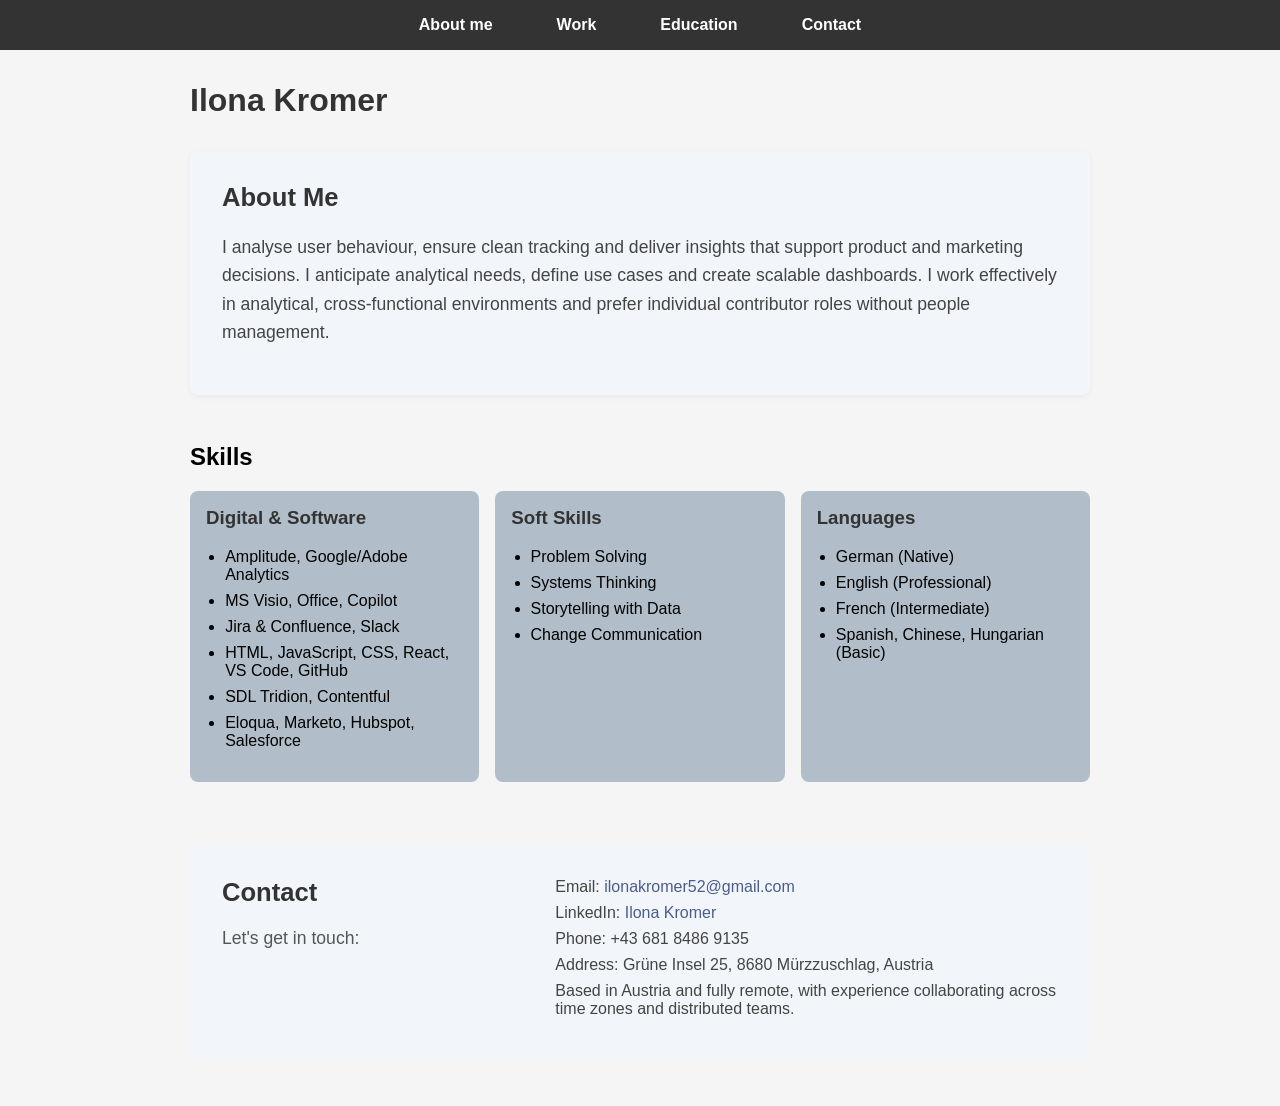
<file: index.html>
<!DOCTYPE html>
<html lang="en">
<head>
  <meta name="robots" content="noindex, nofollow">
  <meta charset="UTF-8" />
  <meta name="viewport" content="width=device-width, initial-scale=1.0" />
  <title>About Me</title>
  <link rel="stylesheet" href="style.css" />
</head>
<body>
  <nav class="navbar">
    <ul class="nav-list">
      <li><a href="index.html">About me</a></li>
      <li><a href="work.html">Work</a></li>
      <li><a href="education.html">Education</a></li>
      <li><a href="#contact">Contact</a></li>
    </ul>
  </nav>

  <div class="container">
    <h1>Ilona Kromer</h1>
    <section class="summary-box">
  <h2>About Me</h2>
  <p>
    I analyse user behaviour, ensure clean tracking and deliver insights 
that support product and marketing decisions. I anticipate analytical
needs, define use cases and create scalable dashboards. I work 
effectively in analytical, cross‑functional environments and prefer 
individual contributor roles without people management.
</section>

   <section id="skills">
  <h2>Skills</h2>
  <div class="skills-row">
    <div class="skill-box">
      <h3>Digital & Software</h3>
      <ul>
        <li>Amplitude, Google/Adobe Analytics</li>
        <li>MS Visio, Office, Copilot</li>
        <li>Jira & Confluence, Slack</li>
        <li>HTML, JavaScript, CSS, React, VS Code, GitHub </li>
        <li>SDL Tridion, Contentful</li>
        <li>Eloqua, Marketo, Hubspot, Salesforce</li>
      </ul>
    </div>
    <div class="skill-box">
      <h3>Soft Skills</h3>
      <ul>
        <li>Problem Solving</li>
        <li>Systems Thinking</li>
        <li>Storytelling with Data</li>
        <li>Change Communication</li>
      </ul>
    </div>
    <div class="skill-box">
      <h3>Languages</h3>
      <ul>
        <li>German (Native)</li>
        <li>English (Professional)</li>
        <li>French (Intermediate)</li>
        <li>Spanish, Chinese, Hungarian (Basic)</li>
      </ul>
    </div>
  </div>
</section>

   <section id="contact" class="contact-box">
  <div class="contact-content">
    <div class="contact-left">
      <h2>Contact</h2>
      <p>Let's get in touch:</p>
    </div>
    <div class="contact-right">
      <ul>
        <li>Email: <a href="mailto:ilonakromer52@gmail.com">ilonakromer52@gmail.com</a></li>
        <li>LinkedIn: <a href="https://www.linkedin.com/in/ilona-kromer-66a8992a/" target="_blank">Ilona Kromer</a></li>
        <li>Phone: +43 681 8486 9135</li>
        <li>Address: Grüne Insel 25, 8680 Mürzzuschlag, Austria</li>
        <li>Based in Austria and fully remote, with experience collaborating across time zones and distributed teams.</li>
      </ul>
    </div>
  </div>
</section>

  </div>
</body>
</html>
</file>
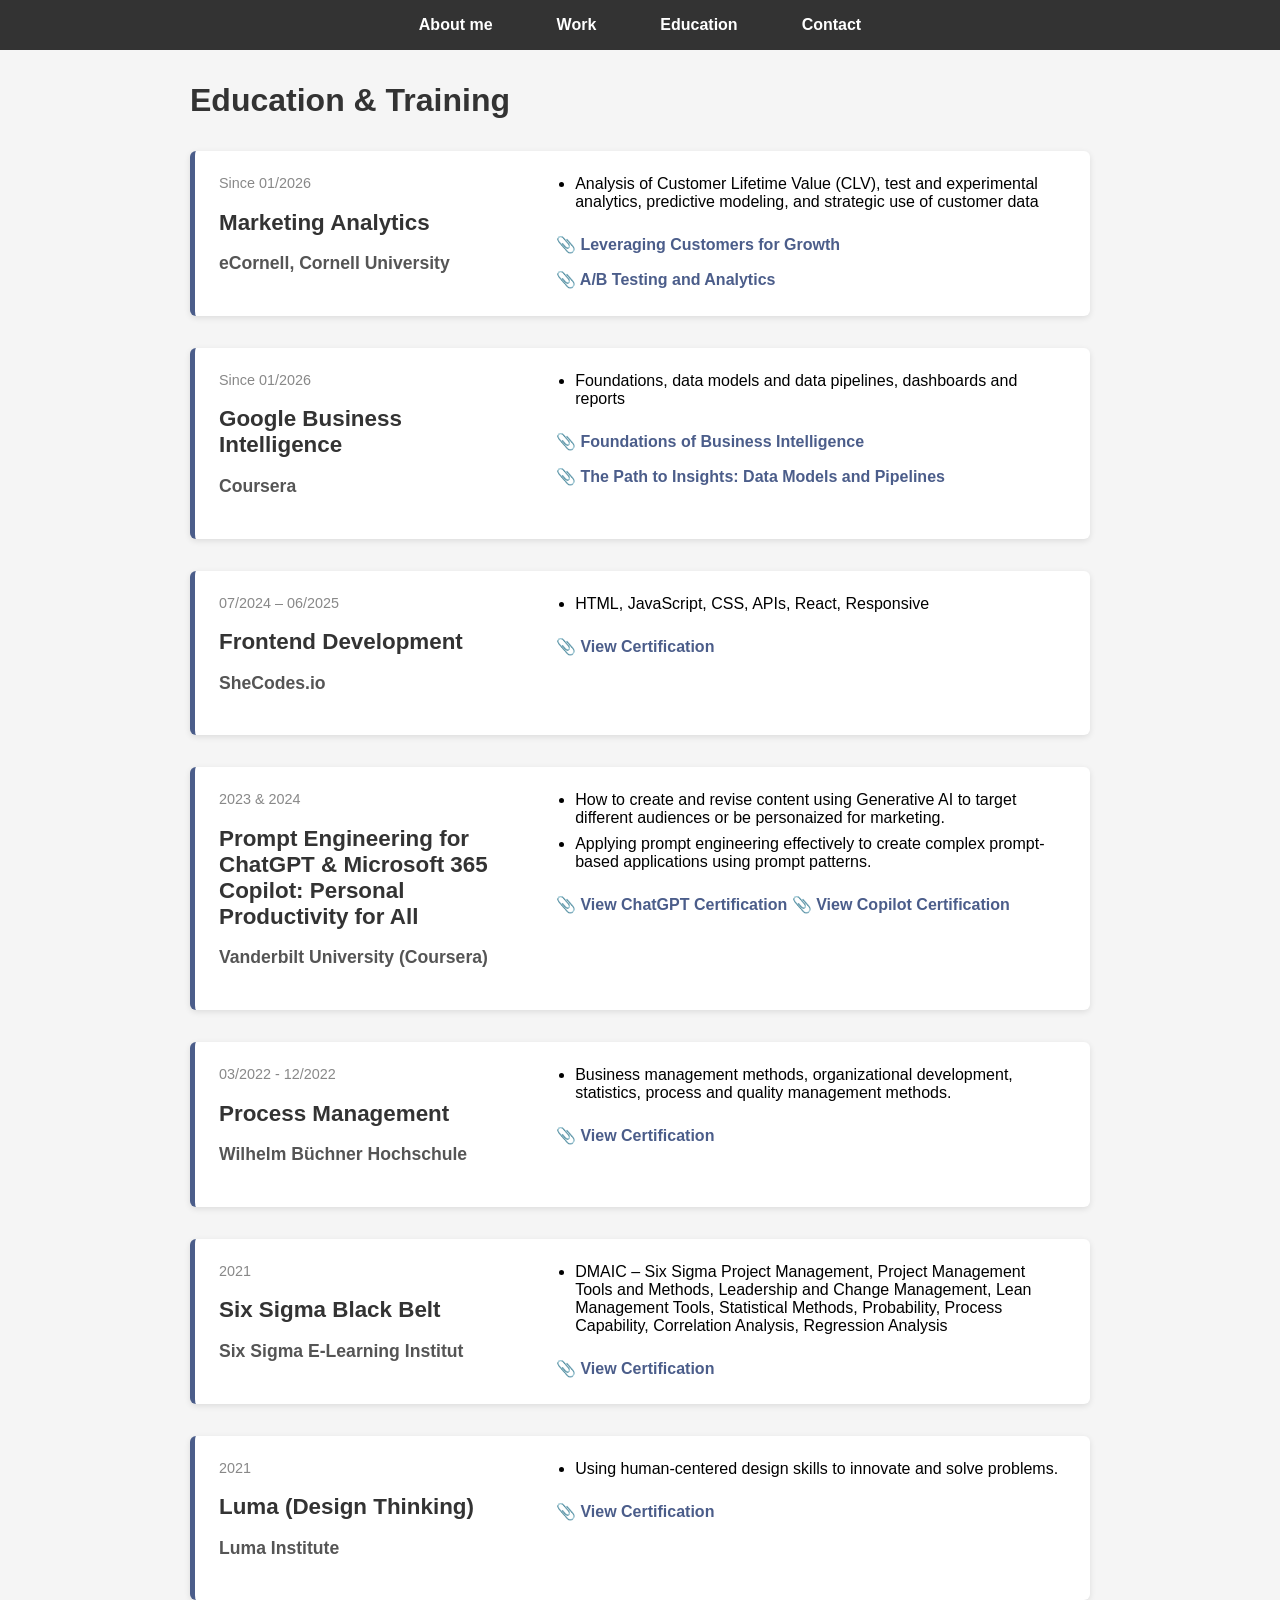
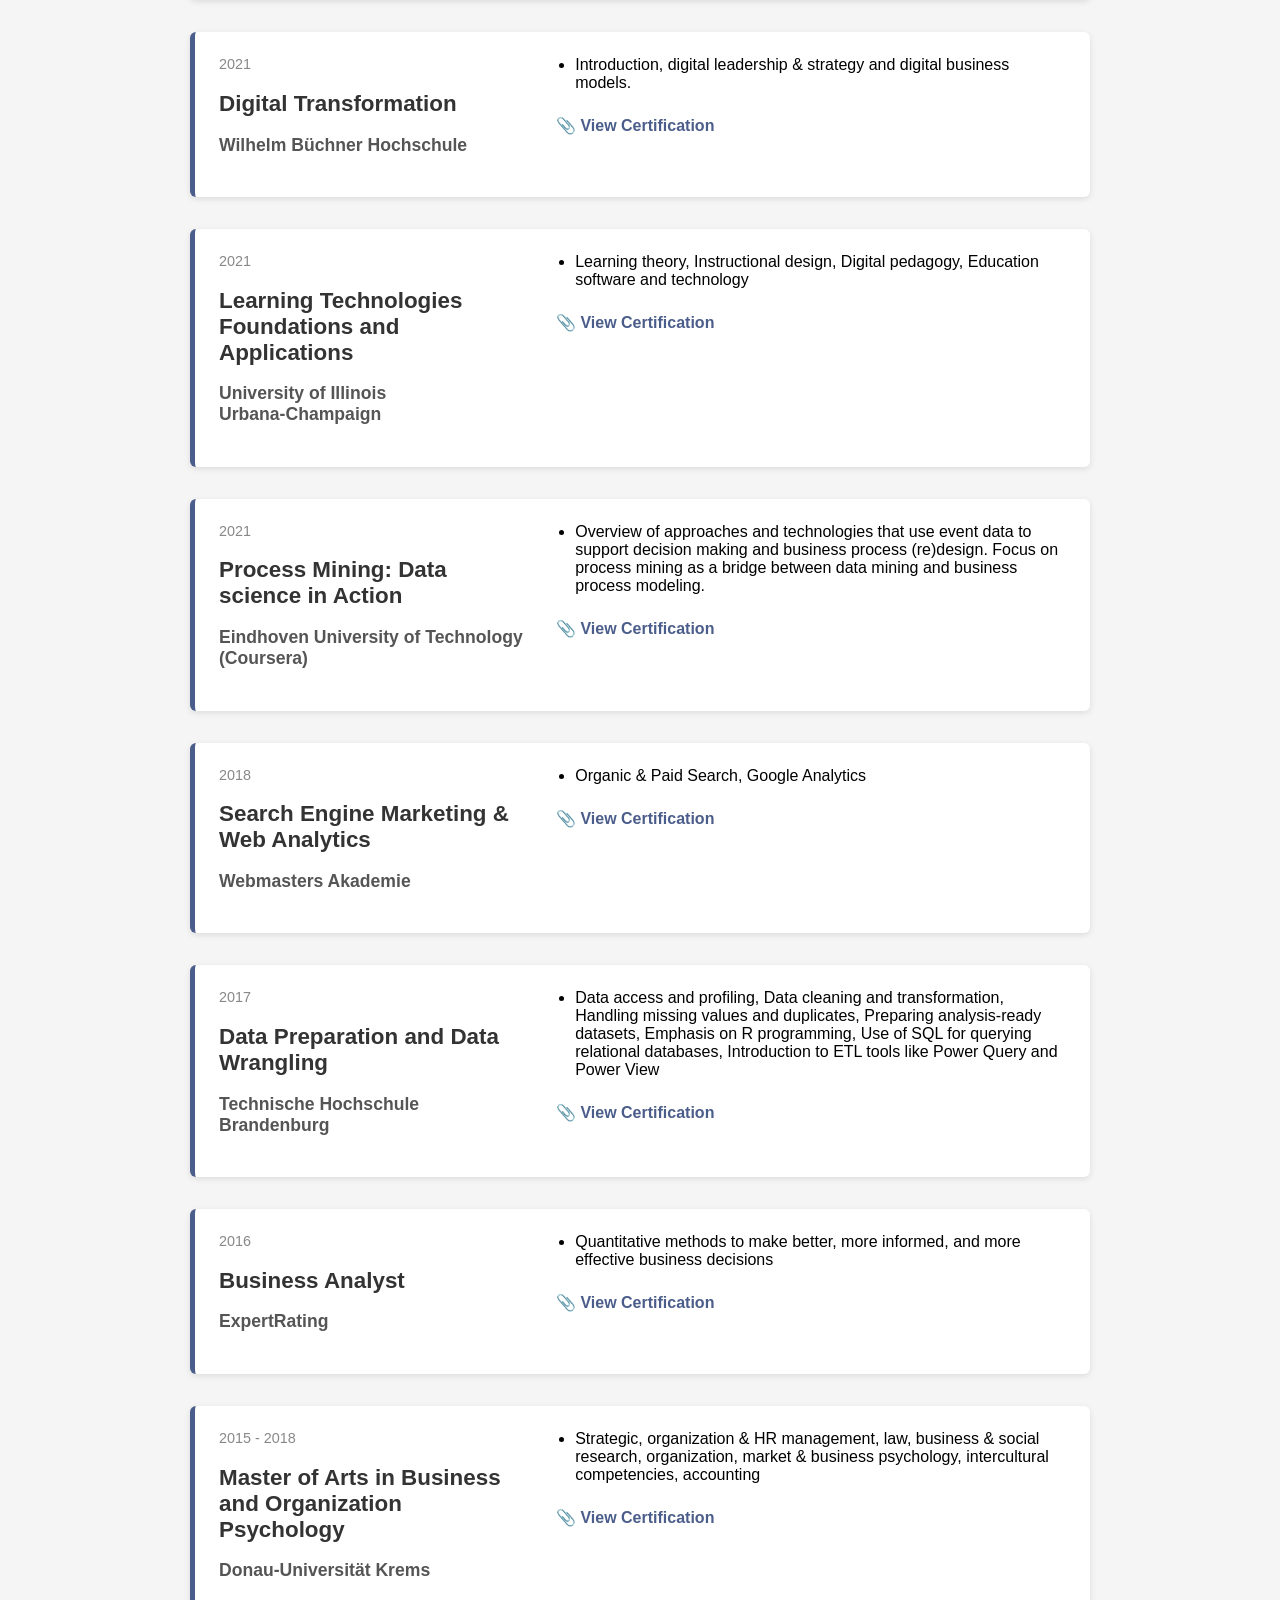
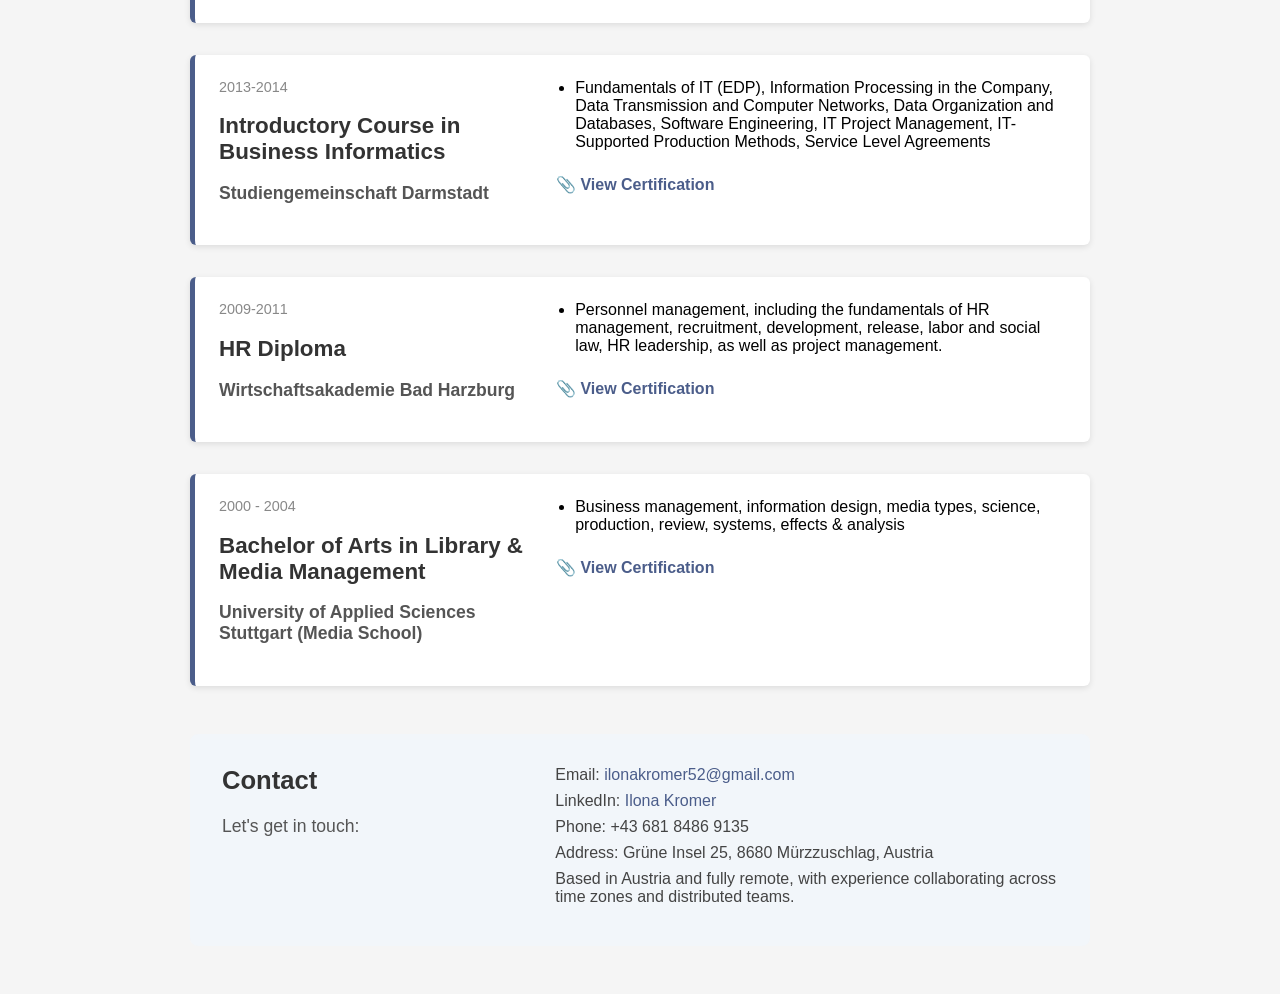
<file: education.html>
<!DOCTYPE html>
<html lang="en">
<head>
  <meta name="robots" content="noindex, nofollow">
  <meta charset="UTF-8" />
  <meta name="viewport" content="width=device-width, initial-scale=1.0" />
  <title>Education</title>
  <link rel="stylesheet" href="style.css" />
</head>
<body>
  <nav class="navbar">
    <ul class="nav-list">
      <li><a href="index.html">About me</a></li>
      <li><a href="work.html">Work</a></li>
      <li><a href="education.html">Education</a></li>
       <li><a href="#contact">Contact</a></li>
    </ul>
  </nav>

  <div class="container">
    <h1>Education & Training</h1>
<!-- FirstA Education Card -->
    <div class="edu-card">
      <div class="edu-left">
        <span class="edu-time">Since 01/2026</span>
        <h2 class="edu-course">Marketing Analytics</h2>
        <h3 class="edu-institution">eCornell, Cornell University</h3>
      </div>
      <div class="edu-right">
        <ul class="edu-tasks">
          <li>Analysis of Customer Lifetime Value (CLV), test and experimental analytics, predictive modeling, and strategic use of customer data</li>
          </ul>
        <a class="edu-download" href="ConfirmationOfCompletion_LeveragingCustomersforGrowth.pdf" target="_blank" download>📎 Leveraging Customers for Growth</a><br>
        <a class="edu-download" href="ConfirmationOfCompletionTestingandAnalytics.pdf" target="_blank" download>📎 A/B Testing and Analytics</a>
      </div>
    </div><!-- FirstB Education Card -->
    <div class="edu-card">
      <div class="edu-left">
        <span class="edu-time">Since 01/2026</span>
        <h2 class="edu-course">Google Business Intelligence</h2>
        <h3 class="edu-institution">Coursera</h3>
      </div>
      <div class="edu-right">
        <ul class="edu-tasks">
          <li>Foundations, data models and data pipelines, dashboards and reports</li>
          </ul>
        <a class="edu-download" href="Coursera_Fondationsofbusinessintelligence.pdf" target="_blank" download>📎 Foundations of Business Intelligence</a><br>
         <a class="edu-download" href="Coursera_Datamodelsandpipelines.pdf" target="_blank" download>📎 The Path to Insights: Data Models and Pipelines</a>
      </div>
      </div>
    
    <!-- FirstC Education Card -->
    <div class="edu-card">
      <div class="edu-left">
        <span class="edu-time">07/2024 – 06/2025</span>
        <h2 class="edu-course">Frontend Development</h2>
        <h3 class="edu-institution">SheCodes.io</h3>
      </div>
      <div class="edu-right">
        <ul class="edu-tasks">
          <li>HTML, JavaScript, CSS, APIs, React, Responsive</li>
          </ul>
        <a class="edu-download" href="https://www.shecodes.io/certificates/c8ff155c09fa15ffcf0c9c546fc94eca" target="_blank" download>📎 View Certification</a>
      </div>
    </div>

    <!-- Second Education Card -->
    <div class="edu-card">
      <div class="edu-left">
        <span class="edu-time">2023 & 2024</span>
        <h2 class="edu-course">Prompt Engineering for ChatGPT & Microsoft 365 Copilot: Personal Productivity for All</h2>
        <h3 class="edu-institution">Vanderbilt University (Coursera)</h3>
      </div>
      <div class="edu-right">
        <ul class="edu-tasks">
          <li>How to create and revise content using Generative AI to target different audiences or be personaized for marketing.</li>
          <li>Applying prompt engineering effectively to create complex prompt-based applications using prompt patterns.</li> 
        </ul>
        <a class="edu-download" href="https://coursera.org/share/b7564d3cdbf72cab89de0d326e8f38c9" target="_blank" download>📎 View ChatGPT Certification</a>
         <a class="edu-download" href="https://coursera.org/share/c2a1d60d590329255cd60bb11e40ae57" target="_blank" download>📎 View Copilot Certification</a>
      
      </div>
    </div>
<!-- Third Education Card -->
    <div class="edu-card">
      <div class="edu-left">
        <span class="edu-time">03/2022 - 12/2022</span>
        <h2 class="edu-course">Process Management</h2>
        <h3 class="edu-institution"> Wilhelm Büchner Hochschule</h3>
      </div>
      <div class="edu-right">
        <ul class="edu-tasks">
          <li>Business management methods, organizational development, statistics, process and quality management methods.</li> 
        </ul>
        <a class="edu-download" href="Prozessmanagement.pdf" target="_blank">📎 View Certification</a>
      </div>
    </div>
    <!-- Third Education Card -->
    <div class="edu-card">
      <div class="edu-left">
        <span class="edu-time">2021</span>
        <h2 class="edu-course">Six Sigma Black Belt</h2>
        <h3 class="edu-institution"> Six Sigma E-Learning Institut</h3>
      </div>
      <div class="edu-right">
        <ul class="edu-tasks">
          <li>DMAIC – Six Sigma Project Management, Project Management Tools and Methods, Leadership and Change Management, Lean Management Tools, Statistical Methods, Probability, Process Capability, Correlation Analysis, Regression Analysis
      </ul>
        <a class="edu-download" href="Black_Belt.pdf" target="_blank" download>📎 View Certification</a>
      </div>
    </div>
    <!-- ThirdC Education Card -->
    <div class="edu-card">
      <div class="edu-left">
        <span class="edu-time">2021</span>
        <h2 class="edu-course">Luma (Design Thinking)</h2>
        <h3 class="edu-institution"> Luma Institute</h3>
      </div>
      <div class="edu-right">
        <ul class="edu-tasks">
          <li> Using human-centered design skills to innovate and solve problems.</li> 
        </ul>
        <a class="edu-download" href="Luma.pdf" target="_blank" download>📎 View Certification</a>
      </div>
    </div>
    <!-- Fourth Education Card -->
    <div class="edu-card">
      <div class="edu-left">
        <span class="edu-time">2021</span>
        <h2 class="edu-course">Digital Transformation</h2>
        <h3 class="edu-institution"> Wilhelm Büchner Hochschule</h3>
      </div>
      <div class="edu-right">
        <ul class="edu-tasks">
          <li>Introduction, digital leadership & strategy and digital business models.</li> 
        </ul>
        <a class="edu-download" href="Digitale_Transformation.pdf" target="_blank">📎 View Certification</a>
      </div>
    </div>
    <!-- FourthA Education Card -->
    <div class="edu-card">
      <div class="edu-left">
        <span class="edu-time">2021</span>
        <h2 class="edu-course">Learning Technologies Foundations and Applications </h2>
        <h3 class="edu-institution"> University of Illinois Urbana‑Champaign</h3>
      </div>
      <div class="edu-right">
        <ul class="edu-tasks">
          <li>Learning theory, Instructional design, Digital pedagogy, Education software and technology
        </ul>
        <a class="edu-download" href="Learning_Technologies.pdf" target="_blank">📎 View Certification</a>
      </div>
    </div>
    <!-- FourthB Education Card -->
    <div class="edu-card">
      <div class="edu-left">
        <span class="edu-time">2021</span>
        <h2 class="edu-course">Process Mining: Data science in Action</h2>
        <h3 class="edu-institution"> Eindhoven University of Technology (Coursera)</h3>
      </div>
      <div class="edu-right">
        <ul class="edu-tasks">
          <li>Overview of approaches and technologies that use event data to support decision making and business process (re)design. Focus on process mining as a bridge between data mining and business process modeling.</li> 
        </ul>
        <a class="edu-download" href="https://coursera.org/share/8fd2d628d52ee7a53a643d163cfc325a" target="_blank" download>📎 View Certification</a>
      </div>
    </div>
     <!-- Fifth Education Card -->
    <div class="edu-card">
      <div class="edu-left">
        <span class="edu-time">2018</span>
        <h2 class="edu-course">Search Engine Marketing & Web Analytics</h2>
        <h3 class="edu-institution"> Webmasters Akademie</h3>
      </div>
      <div class="edu-right">
        <ul class="edu-tasks">
          <li>Organic & Paid Search, Google Analytics</li> 
        </ul>
        <a class="edu-download" href="SEM.pdf" target="_blank">📎 View Certification</a>
      </div>
    </div>
    <!-- FifthB Education Card -->
    <div class="edu-card">
      <div class="edu-left">
        <span class="edu-time">2017</span>
        <h2 class="edu-course">Data Preparation and Data Wrangling</h2>
        <h3 class="edu-institution"> Technische Hochschule Brandenburg</h3>
      </div>
      <div class="edu-right">
        <ul class="edu-tasks">
          <li>Data access and profiling, Data cleaning and transformation, Handling missing values and duplicates, Preparing analysis-ready datasets, Emphasis on R programming, Use of SQL for querying relational databases, Introduction to ETL tools like Power Query and Power View
      </ul>
        <a class="edu-download" href="Brandenburg.pdf" target="_blank">📎 View Certification</a>
      </div>
    </div>
     <!-- FifthC Education Card -->
    <div class="edu-card">
      <div class="edu-left">
        <span class="edu-time">2016</span>
        <h2 class="edu-course">Business Analyst</h2>
        <h3 class="edu-institution"> ExpertRating</h3>
      </div>
      <div class="edu-right">
         <ul class="edu-tasks">
          <li>Quantitative methods to make better, more informed, and more effective business decisions</li> 
        </ul>
        <a class="edu-download" href="Business_Analyst.pdf" target="_blank">📎 View Certification</a>
      </div>
    </div>
     <!-- Sixth Education Card -->
    <div class="edu-card">
      <div class="edu-left">
        <span class="edu-time">2015 - 2018</span>
        <h2 class="edu-course">Master of Arts in Business and Organization Psychology</h2>
        <h3 class="edu-institution"> Donau-Universität Krems</h3>
      </div>
      <div class="edu-right">
        <ul class="edu-tasks">
          <li>Strategic, organization & HR management, law, business & social 
research, organization, market & business psychology, intercultural 
competencies, accounting</li> 
        </ul>
        <a class="edu-download" href="Krems.pdf" target="_blank">📎 View Certification</a>
      </div>
    </div>
     <!-- SixthB Education Card -->
    <div class="edu-card">
      <div class="edu-left">
        <span class="edu-time">2013-2014</span>
        <h2 class="edu-course">Introductory Course in Business Informatics</h2>
        <h3 class="edu-institution"> Studiengemeinschaft Darmstadt</h3>
      </div>
      <div class="edu-right">
        <ul class="edu-tasks">
          <li>Fundamentals of IT (EDP), Information Processing in the Company, Data Transmission and Computer Networks, Data Organization and Databases, Software Engineering, IT Project Management, IT-Supported Production Methods, Service Level Agreements</li> 
        </ul>
        <a class="edu-download" href="Darmstadt.pdf" target="_blank">📎 View Certification</a>
      </div>
    </div>
     <!-- SixthC Education Card -->
    <div class="edu-card">
      <div class="edu-left">
        <span class="edu-time">2009-2011</span>
        <h2 class="edu-course">HR Diploma</h2>
        <h3 class="edu-institution"> Wirtschaftsakademie Bad Harzburg</h3>
      </div>
      <div class="edu-right">
        <ul class="edu-tasks">
          <li>Personnel management, including the fundamentals of HR management, recruitment, development, release, labor and social law, HR leadership, as well as project management.</li> 
        </ul>
        <a class="edu-download" href="Harzburg.pdf" target="_blank">📎 View Certification</a>
      </div>
    </div>
     <!-- Seventh Education Card -->
    <div class="edu-card">
      <div class="edu-left">
        <span class="edu-time">2000 - 2004</span>
        <h2 class="edu-course">Bachelor of Arts in Library & Media Management </h2>
        <h3 class="edu-institution"> University of Applied Sciences Stuttgart (Media School)</h3>
      </div>
      <div class="edu-right">
        <ul class="edu-tasks">
          <li>Business management, information design, media types, science, production, review, systems, effects & analysis</li> 
        </ul>
        <a class="edu-download" href="HdM.pdf" target="_blank">📎 View Certification</a>
      </div>
    </div>
     <!-- This closes the .container properly -->

  <section id="contact" class="contact-box">
    <div class="contact-content">
      <div class="contact-left">
        <h2>Contact</h2>
        <p>Let's get in touch:</p>
      </div>
      <div class="contact-right">
        <ul>
          <li>Email: <a href="mailto:ilonakromer52@gmail.com">ilonakromer52@gmail.com</a></li>
          <li>LinkedIn: <a href="https://www.linkedin.com/in/ilona-kromer-66a8992a/" target="_blank">Ilona Kromer</a></li>
          <li>Phone: +43 681 8486 9135</li>
          <li>Address: Grüne Insel 25, 8680 Mürzzuschlag, Austria</li>
          <li>Based in Austria and fully remote, with experience collaborating across time zones and distributed teams.</li>
        </ul>
      </div>
    </div>
  </section>
 
</body>
</html>
</file>
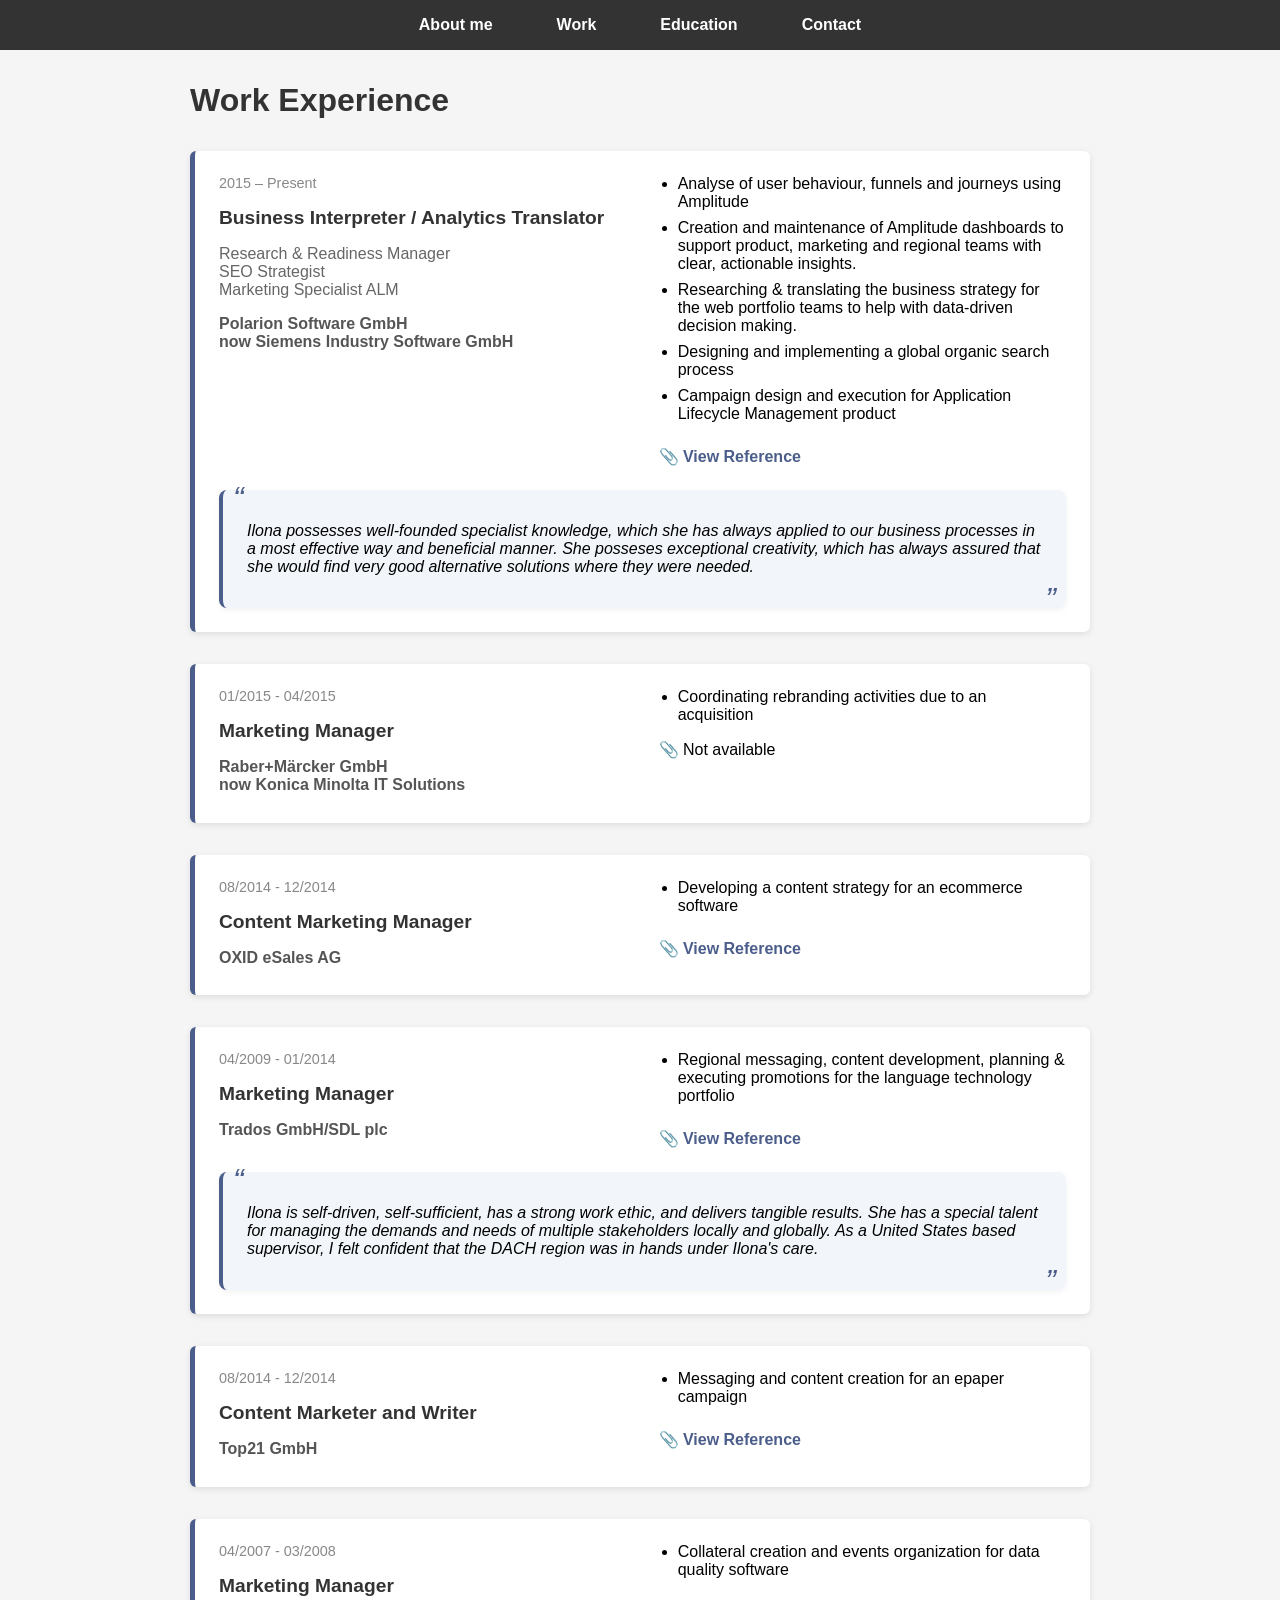
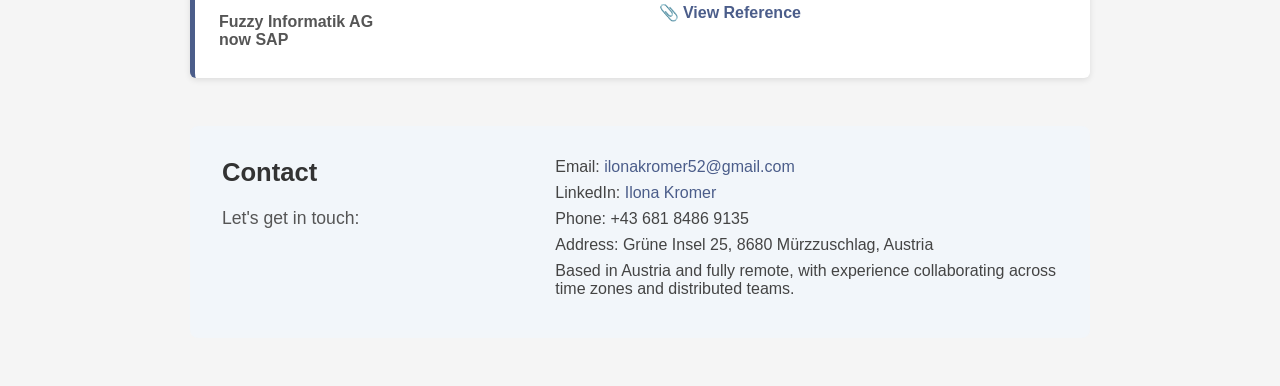
<file: work.html>
<!DOCTYPE html>
<html lang="en">
<head>
    <meta name="robots" content="noindex, nofollow">
  <meta charset="UTF-8" />
  <meta name="viewport" content="width=device-width, initial-scale=1.0" />
  <title>Work Experience</title>
  <link rel="stylesheet" href="style.css" />
</head>
<body>
  <nav class="navbar">
    <ul class="nav-list">
      <li><a href="index.html">About me</a></li>
      <li><a href="work.html">Work</a></li>
      <li><a href="education.html">Education</a></li>
       <li><a href="#contact">Contact</a></li>
    </ul>
  </nav>

  <div class="container">
    <h1>Work Experience</h1>

   <div class="job-card">
  <div class="job-content">
    <!-- Left Column: Time, Title, Employer -->
    <div class="job-left">
      <span class="job-time">2015 – Present</span>
      <h2 class="job-title">Business Interpreter / Analytics Translator</h2>
      <p class="job-role">Research & Readiness Manager<br>SEO Strategist <br>Marketing Specialist ALM</p>
      <h3 class="job-employer">Polarion Software GmbH<br>now Siemens Industry Software GmbH</h3>
    </div>

    <!-- Right Column: Tasks + Download -->
    <div class="job-right">
      <ul class="job-tasks">
        <li>Analyse of user behaviour, funnels and journeys using Amplitude</li>
        <li>Creation and maintenance of Amplitude dashboards to support product, marketing and regional teams with clear, actionable insights.</li>
        <li>Researching & translating the business strategy for the web portfolio teams to help with data-driven decision making.</li>
        <li>Designing and implementing a global organic search process</li>
        <li>Campaign design and execution for Application Lifecycle Management product</li>
      </ul>
      <a class="job-download" href="Siemens.pdf" target="_blank">📎 View Reference</a>
    </div>
  </div>

  <!-- Testimonial Section Below -->
  <div class="job-testimonial testimonial-inline">
    <div class="testimonial-box">
      <p>Ilona possesses well-founded specialist knowledge, which she has always applied to our business processes in a most effective way and beneficial manner. She posseses exceptional creativity, which has always assured that she would find very good alternative solutions where they were needed.</p>
      <span class="testimonial-author"></span>
      </div>
  </div>
</div>
     <div class="job-card">
      <div class="job-content">
        <div class="job-left">
          <span class="job-time">01/2015 - 04/2015</span>
          <h2 class="job-title">Marketing Manager</h2>
          <h3 class="job-employer">Raber+Märcker GmbH <br>now Konica Minolta IT Solutions</h3>
        </div>
        <div class="job-right">
          <ul class="job-tasks">
            <li>Coordinating rebranding activities due to an acquisition</li>
          </ul>
          <p  >📎 Not available</p>
        </div>
      </div>
    </div>
<div class="job-card">
      <div class="job-content">
        <div class="job-left">
          <span class="job-time">08/2014 - 12/2014</span>
          <h2 class="job-title">Content Marketing Manager</h2>
          <h3 class="job-employer">OXID eSales AG</h3>
        </div>
        <div class="job-right">
          <ul class="job-tasks">
            <li>Developing a content strategy for an ecommerce 
software</li>
          </ul>
          <a class="job-download" href="Oxid.pdf" target="_blank">📎 View Reference</a>
        </div>
      </div>
    </div>
     <div class="job-card">
  <div class="job-content">
    <!-- Left Column: Time, Title, Employer -->
    <div class="job-left">
      <span class="job-time">04/2009 - 01/2014</span>
      <h2 class="job-title"> Marketing Manager</h2>
      <h3 class="job-employer">Trados GmbH/SDL plc</div>

    <!-- Right Column: Tasks + Download -->
    <div class="job-right">
      <ul class="job-tasks">
        <li>Regional messaging, content development, planning & executing promotions for the language technology portfolio </li>
      </ul>
      <a class="job-download" href="SDL2.pdf" target="_blank">📎 View Reference</a>
    </div>
  </div>

  <!-- Testimonial Section Below -->
  <div class="job-testimonial testimonial-inline">
    <div class="testimonial-box">
      <p>Ilona is self-driven, self-sufficient, has a strong work ethic, and delivers tangible results. She has a special talent for managing the demands and needs of multiple stakeholders locally and globally. As a United States based supervisor, I felt confident that the DACH region was in hands under Ilona's care.</p>
      <span class="testimonial-author"></span>
      </div>
  
   </div>
  </div>
  <div class="job-card">
      <div class="job-content">
        <div class="job-left">
          <span class="job-time">08/2014 - 12/2014</span>
          <h2 class="job-title"> Content Marketer and Writer</h2>
          <h3 class="job-employer">Top21 GmbH</h3>
        </div>
        <div class="job-right">
          <ul class="job-tasks">
            <li>Messaging and content creation for an epaper campaign
</li>
          </ul>
          <a class="job-download" href="Top21.pdf" target="_blank">📎 View Reference</a>
        </div>
      </div>
       </div>
        <div class="job-card">
      <div class="job-content">
        <div class="job-left">
          <span class="job-time">04/2007 - 03/2008</span>
          <h2 class="job-title"> Marketing Manager</h2>
          <h3 class="job-employer">Fuzzy Informatik AG <br> now SAP</h3>
        </div>
        <div class="job-right">
          <ul class="job-tasks">
            <li>Collateral creation and events organization for data quality software
</li>
          </ul>
          <a class="job-download" href="Fuzzy.pdf" target="_blank">📎 View Reference</a>
       
      </div>
    </div>
  </div>
 <section id="contact" class="contact-box">
  <div class="contact-content">
    <div class="contact-left">
      <h2>Contact</h2>
      <p>Let's get in touch:</p>
    </div>
    <div class="contact-right">
      <ul>
        <li>Email: <a href="mailto:ilonakromer52@gmail.com">ilonakromer52@gmail.com</a></li>
        <li>LinkedIn: <a href="https://www.linkedin.com/in/ilona-kromer-66a8992a/" target="_blank">Ilona Kromer</a></li>
        <li>Phone: +43 681 8486 9135</li>
        <li>Address: Grüne Insel 25, 8680 Mürzzuschlag, Austria</li>
        <li>Based in Austria and fully remote, with experience collaborating across time zones and distributed teams.</li>
      </ul>
    </div>
  </div>
</section>

</body>
</html>
</file>
<file: style.css>
/* Base styles */
body {
  font-family: Arial, sans-serif;
  margin: 0;
  padding: 0;
  background-color: #f5f5f5;
}

/* Navigation bar */
.navbar {
  background-color: #333;
  padding: 1rem;
}

.nav-list {
  list-style: none;
  display: flex;
  gap: 2rem;
  margin: 0;
  padding: 0;
}

.nav-list li a {
  color: #fff;
  text-decoration: none;
  font-weight: bold;
}

nav ul {
  display: flex;
  justify-content: center;
  list-style: none;
  padding: 0;
}

nav li {
  margin: 0 1rem;
}

nav a {
  color: #4B5D8A; /* primary accent */
  text-decoration: none;
  transition: color 0.3s ease, transform 0.3s ease;
}

nav a:hover {
  color: #4B5D8A; /* secondary accent */
  transform: translateY(-2px);
}

/* Page container */
.container {
  max-width: 900px;
  margin: 2rem auto;
  padding: 0 1rem;
}

h1 {
  font-size: 2rem;
  margin-bottom: 2rem;
  color: #333;
}

/* Job card styling */
.job-card {
  background-color: #fff;
  border-left: 5px solid #4B5D8A; /* primary accent */
  padding: 1.5rem;
  margin-bottom: 2rem;
  box-shadow: 0 2px 6px rgba(0,0,0,0.1);
  border-radius: 6px;
}

.job-card h2 {
  font-size: 1.2rem;
  margin-bottom: 0.5rem;
}

.job-card h3 {
  font-size: 1.0rem;
  margin-bottom: 0.3rem;
}

.job-content {
  display: flex;
  flex-wrap: wrap;
  gap: 2rem;
}

.job-left {
  flex: 1 1 250px;
}

.job-right {
  flex: 2 1 400px;
}

.job-time {
  font-size: 0.9rem;
  color: #888;
  display: block;
  margin-bottom: 0.5rem;
}

.job-title {
  font-size: 1.4rem;
  color: #333;
  margin-bottom: 0.3rem;
}

.job-employer {
  font-size: 1.1rem;
  color: #555;
}

.job-tasks {
  margin: 0;
  padding-left: 1.2rem;
}

.job-tasks li {
  margin-bottom: 0.5rem;
  list-style-type: disc;
}

.job-download {
  display: inline-block;
  margin-top: 1rem;
  color: #4B5D8A; /* primary accent */
  text-decoration: none;
  font-weight: bold;
}

.job-download:hover {
  text-decoration: underline;
}

/* Education card styling */
.edu-card {
  background-color: #fff;
  border-left: 5px solid #4B5D8A; /* primary accent */
  padding: 1.5rem;
  margin-bottom: 2rem;
  box-shadow: 0 2px 6px rgba(0,0,0,0.1);
  border-radius: 6px;
  display: flex;
  flex-wrap: wrap;
  gap: 2rem;
}

.edu-content {
  display: flex;
  flex-wrap: wrap;
  gap: 2rem;
}

.edu-left {
  flex: 1 1 250px;
}

.edu-right {
  flex: 2 1 400px;
}

.edu-time {
  font-size: 0.9rem;
  color: #888;
  display: block;
  margin-bottom: 0.5rem;
}

.edu-course {
  font-size: 1.4rem;
  color: #333;
  margin-bottom: 0.3rem;
}

.edu-institution {
  font-size: 1.1rem;
  color: #555;
}

.edu-summary {
  font-size: 1rem;
  color: #444;
  line-height: 1.6;
}

.edu-tasks {
  margin: 0;
  padding-left: 1.2rem;
}

.edu-tasks li {
  margin-bottom: 0.5rem;
  list-style-type: disc;
}

.edu-download {
  display: inline-block;
  margin-top: 1rem;
  color: #4B5D8A; /* primary accent */
  text-decoration: none;
  font-weight: bold;
}

.edu-download:hover {
  text-decoration: underline;
}

/* Timeline container */
.timeline {
  position: relative;
  margin-left: 1rem;
  padding-left: 2rem;
  border-left: 3px solid #2F6F76; /* tertiary accent */
}

/* HOME PAGE STYLES */

.summary {
  font-size: 1.1rem;
  margin: 1rem 0 2rem;
  text-align: center;
  color: #444;
}

section {
  margin-bottom: 3rem;
}

.skill-box {
  background: #F2F6FA; /* soft steel grey variant */
  padding: 1rem;
  margin-bottom: 1rem;
  border-radius: 8px;
}

.skill-box h3 {
  margin-top: 0;
  color: #333;
}

.skill-box ul {
  padding-left: 1.2rem;
}

.skill-box li {
  margin-bottom: 0.5rem;
}

blockquote {
  background: #fff;
  border-left: 4px solid #4B5D8A; /* primary accent */
  padding: 1rem;
  margin: 1rem 0;
  font-style: italic;
  box-shadow: 0 1px 4px rgba(0,0,0,0.05);
}

cite {
  display: block;
  margin-top: 0.5rem;
  font-weight: bold;
  color: #555;
}

#contact ul {
  list-style: none;
  padding-left: 0;
}

#contact li {
  margin-bottom: 0.5rem;
}

#contact a {
  color: #4B5D8A; /* primary accent */
  text-decoration: none;
}

#contact a:hover {
  text-decoration: underline;
}

.skills-row {
  display: flex;
  flex-wrap: wrap;
  gap: 1rem;
  justify-content: space-between;
}

.skill-box {
  flex: 1 1 250px;
  background: #b1bec9; /* soft steel grey */
  padding: 1rem;
  border-radius: 8px;
}

.job-content {
  display: flex;
  flex-wrap: wrap;
  gap: 2rem;
  align-items: flex-start;
}

.job-left,
.job-right,
.job-testimonial {
  flex: 1 1 30%;
}

.testimonial-box {
  background-color: #F2F6FA; /* soft steel grey */
  border-left: 4px solid #4B5D8A; /* primary accent */
  padding: 1rem;
  border-radius: 8px;
  font-style: italic;
  box-shadow: 0 2px 6px rgba(0, 0, 0, 0.1);
  position: relative;
}

.testimonial-box::before {
  content: "“";
  font-size: 2rem;
  color: #4B5D8A; /* primary accent */
  position: absolute;
  top: -10px;
  left: 10px;
}

.testimonial-box::after {
  content: "”";
  font-size: 2rem;
  color: #4B5D8A; /* primary accent */
  position: absolute;
  bottom: -10px;
  right: 10px;
}

.testimonial-author {
  display: block;
  margin-top: 0.5rem;
  font-weight: bold;
  color: #333;
}

.testimonial-link {
  display: block;
  margin-top: 0.5rem;
  font-size: 0.9rem;
  color: #4B5D8A; /* primary accent */
  text-decoration: underline;
}

.contact-box {
  background-color: #F2F6FA; /* soft steel grey */
  padding: 2rem;
  border-radius: 8px;
  display: flex;
  flex-direction: column;
  margin-top: 3rem;
}

.contact-content {
  display: flex;
  flex-wrap: wrap;
  justify-content: space-between;
  gap: 2rem;
}

.contact-left {
  flex: 1 1 250px;
}

.contact-left h2 {
  margin-top: 0;
  font-size: 1.6rem;
  color: #333;
}

.contact-left p {
  font-size: 1.1rem;
  color: #555;
}

.contact-right {
  flex: 2 1 400px;
}

.contact-right ul {
  list-style: none;
  padding-left: 0;
  margin: 0;
}

.contact-right li {
  margin-bottom: 0.5rem;
  font-size: 1rem;
  color: #444;
}

.contact-right a {
  color: #4B5D8A; /* primary accent */
  text-decoration: none;
}

.contact-right a:hover {
  text-decoration: underline;
}

.summary-box {
  background-color: #F2F6FA; /* soft steel grey */
  padding: 2rem;
  border-radius: 8px;
  margin-bottom: 3rem;
  box-shadow: 0 2px 6px rgba(0,0,0,0.05);
}

.summary-box h2 {
  margin-top: 0;
  font-size: 1.6rem;
  color: #333;
}

.summary-box p {
  font-size: 1.1rem;
  color: #444;
  line-height: 1.6;
  margin-top: 1rem;
}

.job-role {
  font-size: 1rem;
  color: #666;
  margin-bottom: 0.5rem;
}

.testimonial-inline {
  margin-top: 1.5rem;
}

.testimonial-box {
  background-color: #F2F6FA;
  border-left: 4px solid #4B5D8A;
  padding: 1rem 1.5rem;
  border-radius: 8px;
  box-shadow: 0 2px 6px rgba(0,0,0,0.05);
  font-style: italic;
  position: relative;
}

.testimonial-box::before {
  content: "“";
  font-size: 2rem;
  color: #4B5D8A;
  position: absolute;
  top: -10px;
  left: 10px;
}

.testimonial-box::after {
  content: "”";
  font-size: 2rem;
  color: #4B5D8A;
  position: absolute;
  bottom: -10px;
  right: 10px;
}

.testimonial-author {
  display: block;
  margin-top: 0.5rem;
  font-weight: bold;
  color: #333;
}

.testimonial-link {
  display: block;
  margin-top: 0.5rem;
  font-size: 0.9rem;
  color: #4B5D8A;
  text-decoration: underline;
}
</file>
